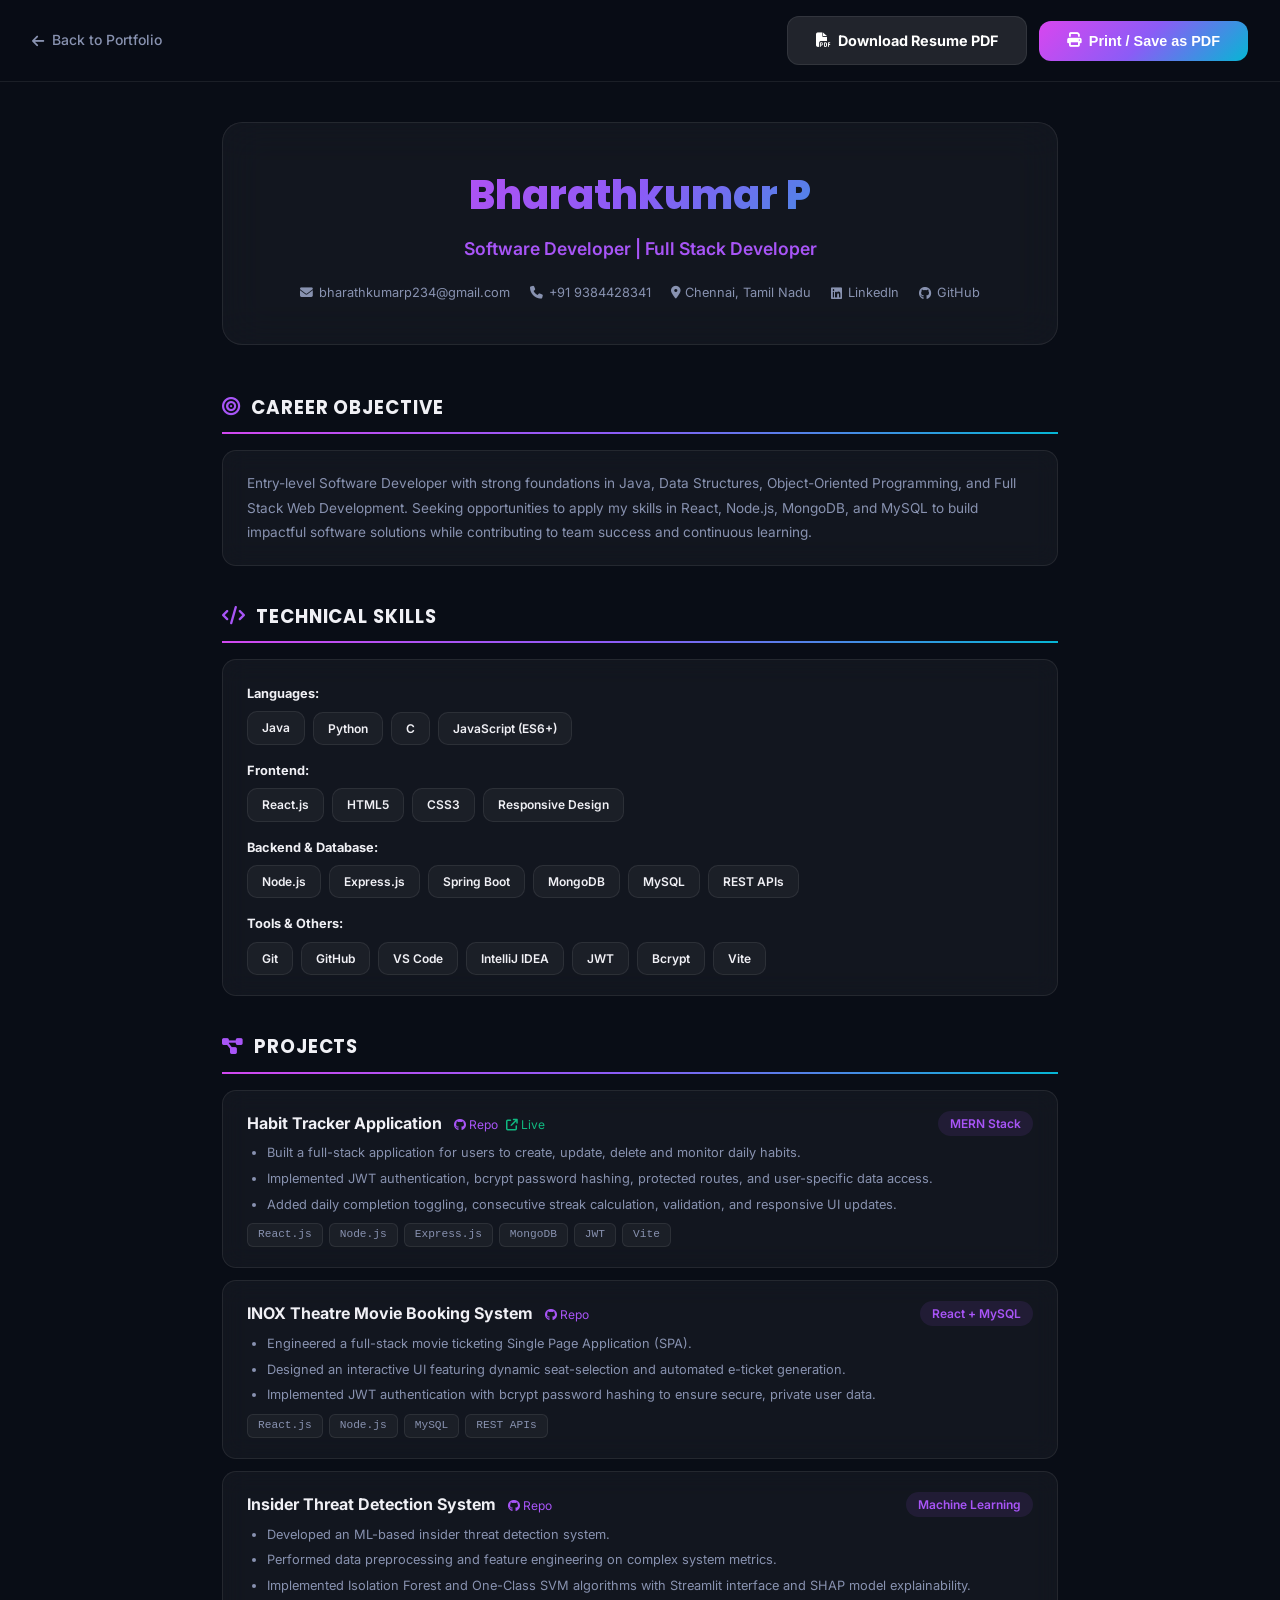
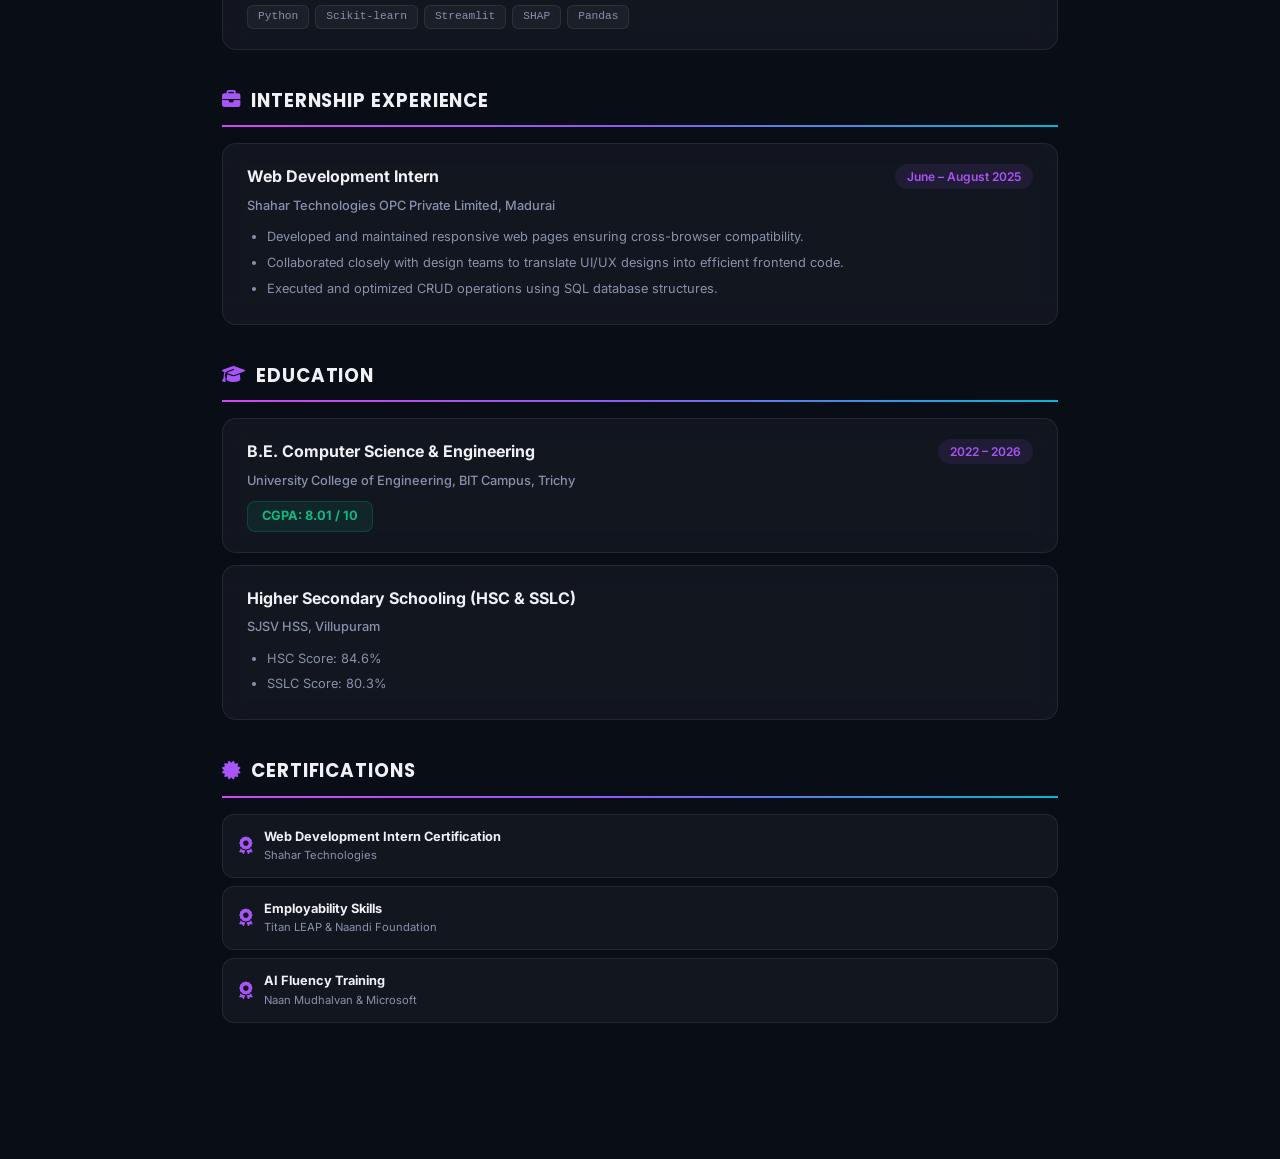
<file: resume.html>
<!DOCTYPE html>
<html lang="en">
<head>
    <meta charset="UTF-8">
    <meta name="viewport" content="width=device-width, initial-scale=1.0">
    <title>Resume — Bharathkumar P | Software Developer</title>
    <meta name="description" content="Resume of Bharathkumar P — Computer Science graduate, Full Stack Developer.">
    <link href="https://fonts.googleapis.com/css2?family=Inter:wght@300;400;500;600;700;800&family=Poppins:wght@600;700;800&display=swap" rel="stylesheet">
    <link rel="stylesheet" href="https://cdnjs.cloudflare.com/ajax/libs/font-awesome/6.5.1/css/all.min.css">
    <style>
        :root {
            --bg: #090d16;
            --bg-card: rgba(255,255,255,0.04);
            --text: #f0f0f5;
            --muted: #8892b0;
            --accent: #a855f7;
            --cyan: #06b6d4;
            --gradient: linear-gradient(135deg, #d946ef 0%, #8b5cf6 50%, #06b6d4 100%);
            --border: rgba(255,255,255,0.08);
        }

        *, *::before, *::after { box-sizing: border-box; margin: 0; padding: 0; }

        body {
            font-family: 'Inter', sans-serif;
            background: var(--bg);
            color: var(--text);
            line-height: 1.6;
            -webkit-font-smoothing: antialiased;
        }

        .gradient-text {
            background: var(--gradient);
            -webkit-background-clip: text;
            -webkit-text-fill-color: transparent;
            background-clip: text;
        }

        /* Print button bar */
        .print-bar {
            position: sticky;
            top: 0;
            z-index: 100;
            background: rgba(9,13,22,0.95);
            backdrop-filter: blur(16px);
            border-bottom: 1px solid var(--border);
            padding: 16px 32px;
            display: flex;
            justify-content: space-between;
            align-items: center;
        }
        .print-bar .back-link {
            color: var(--muted);
            text-decoration: none;
            font-size: 0.875rem;
            font-weight: 500;
            display: inline-flex;
            align-items: center;
            gap: 8px;
            transition: color 0.2s;
        }
        .print-bar .back-link:hover { color: var(--text); }
        .print-btn {
            background: var(--gradient);
            color: white;
            border: none;
            padding: 12px 28px;
            border-radius: 12px;
            font-weight: 700;
            font-size: 0.9rem;
            cursor: pointer;
            display: inline-flex;
            align-items: center;
            gap: 8px;
            transition: transform 0.2s, box-shadow 0.2s;
        }
        .print-btn:hover {
            transform: translateY(-2px);
            box-shadow: 0 8px 24px rgba(139,92,246,0.3);
        }

        /* Resume container */
        .resume {
            max-width: 900px;
            margin: 40px auto;
            padding: 0 32px 60px;
        }

        /* Header */
        .resume-header {
            text-align: center;
            margin-bottom: 48px;
            padding: 40px;
            background: var(--bg-card);
            border: 1px solid var(--border);
            border-radius: 20px;
            backdrop-filter: blur(20px);
        }
        .resume-header h1 {
            font-family: 'Poppins', sans-serif;
            font-size: 2.5rem;
            font-weight: 800;
            margin-bottom: 8px;
        }
        .resume-header .role {
            font-size: 1.1rem;
            color: var(--accent);
            font-weight: 600;
            margin-bottom: 20px;
        }
        .resume-contacts {
            display: flex;
            flex-wrap: wrap;
            justify-content: center;
            gap: 20px;
            font-size: 0.8rem;
            color: var(--muted);
        }
        .resume-contacts a {
            color: var(--muted);
            text-decoration: none;
            display: inline-flex;
            align-items: center;
            gap: 6px;
            transition: color 0.2s;
        }
        .resume-contacts a:hover { color: var(--accent); }

        /* Section */
        .resume-section {
            margin-bottom: 36px;
        }
        .resume-section-title {
            font-family: 'Poppins', sans-serif;
            font-size: 1.15rem;
            font-weight: 700;
            text-transform: uppercase;
            letter-spacing: 0.05em;
            margin-bottom: 16px;
            padding-bottom: 10px;
            border-bottom: 2px solid;
            border-image: var(--gradient) 1;
            display: flex;
            align-items: center;
            gap: 10px;
        }
        .resume-section-title i { color: var(--accent); }

        /* Card items */
        .resume-item {
            background: var(--bg-card);
            border: 1px solid var(--border);
            border-radius: 14px;
            padding: 20px 24px;
            margin-bottom: 12px;
            backdrop-filter: blur(12px);
        }
        .resume-item-header {
            display: flex;
            justify-content: space-between;
            align-items: flex-start;
            flex-wrap: wrap;
            gap: 8px;
            margin-bottom: 6px;
        }
        .resume-item-header h3 {
            font-size: 1rem;
            font-weight: 700;
        }
        .resume-item-date {
            font-size: 0.75rem;
            font-weight: 600;
            color: var(--accent);
            background: rgba(168,85,247,0.1);
            padding: 3px 12px;
            border-radius: 50px;
            white-space: nowrap;
        }
        .resume-item h4 {
            font-size: 0.8rem;
            color: var(--muted);
            font-weight: 500;
            margin-bottom: 10px;
        }
        .resume-item ul {
            list-style: disc;
            padding-left: 20px;
        }
        .resume-item li {
            font-size: 0.8rem;
            color: var(--muted);
            line-height: 1.7;
            margin-bottom: 4px;
        }
        .resume-item .gpa {
            display: inline-block;
            padding: 4px 14px;
            border-radius: 8px;
            font-size: 0.8rem;
            font-weight: 700;
            background: rgba(16,185,129,0.1);
            color: #10b981;
            border: 1px solid rgba(16,185,129,0.2);
        }

        /* Skills inline */
        .skills-inline {
            display: flex;
            flex-wrap: wrap;
            gap: 8px;
        }
        .skills-inline span {
            padding: 6px 14px;
            border-radius: 10px;
            font-size: 0.75rem;
            font-weight: 600;
            background: var(--bg-card);
            border: 1px solid var(--border);
        }

        /* Tech tags */
        .tech-tags {
            display: flex;
            flex-wrap: wrap;
            gap: 6px;
            margin-top: 8px;
        }
        .tech-tags span {
            padding: 2px 10px;
            border-radius: 6px;
            font-size: 0.7rem;
            font-family: 'Fira Code', monospace;
            background: var(--bg-card);
            border: 1px solid var(--border);
            color: var(--muted);
        }

        .cert-item {
            display: flex;
            align-items: center;
            gap: 12px;
            padding: 12px 16px;
            background: var(--bg-card);
            border: 1px solid var(--border);
            border-radius: 12px;
            margin-bottom: 8px;
        }
        .cert-item i { color: var(--accent); font-size: 1.1rem; }
        .cert-item .cert-title { font-size: 0.8rem; font-weight: 700; }
        .cert-item .cert-issuer { font-size: 0.7rem; color: var(--muted); }

        /* ===== PRINT STYLES ===== */
        @media print {
            @page { margin: 0.5in; size: A4; }

            body {
                background: white !important;
                color: #1a1a2e !important;
                font-size: 11pt;
            }
            .print-bar { display: none !important; }

            .gradient-text {
                -webkit-text-fill-color: #7c3aed !important;
                color: #7c3aed !important;
            }

            .resume { margin: 0; padding: 0; }

            .resume-header, .resume-item, .cert-item {
                background: #f8f9fa !important;
                border-color: #e2e8f0 !important;
                backdrop-filter: none !important;
                -webkit-print-color-adjust: exact;
                print-color-adjust: exact;
            }
            .resume-header {
                padding: 20px;
                margin-bottom: 24px;
            }
            .resume-header h1 { font-size: 1.8rem; }

            .resume-section { margin-bottom: 20px; }
            .resume-section-title {
                font-size: 1rem;
                border-bottom-color: #7c3aed;
                border-image: none;
            }
            .resume-section-title i { color: #7c3aed; }

            .resume-item { padding: 14px 18px; margin-bottom: 8px; }
            .resume-item-date {
                background: #f3e8ff !important;
                color: #7c3aed !important;
                -webkit-print-color-adjust: exact;
                print-color-adjust: exact;
            }
            .resume-item li, .resume-item h4 { color: #4a5568 !important; }

            .skills-inline span, .tech-tags span {
                background: #f3e8ff !important;
                border-color: #e9d5ff !important;
                color: #1a1a2e !important;
                -webkit-print-color-adjust: exact;
                print-color-adjust: exact;
            }
            .resume-contacts a { color: #4a5568 !important; }
        }

        /* Responsive */
        @media (max-width: 640px) {
            .resume { padding: 0 16px 40px; }
            .resume-header { padding: 24px 16px; }
            .resume-header h1 { font-size: 1.8rem; }
            .resume-contacts { gap: 12px; font-size: 0.75rem; }
            .print-bar { padding: 12px 16px; flex-direction: column; gap: 12px; }
        }
    </style>
</head>
<body>

    <!-- Print Bar -->
    <div class="print-bar">
        <a href="index.html" class="back-link">
            <i class="fa-solid fa-arrow-left"></i> Back to Portfolio
        </a>
        <div style="display: flex; gap: 12px; align-items: center;">
            <a href="Bharathkumar_P_Resume.pdf" download="Bharathkumar_P_Resume.pdf" class="print-btn" style="text-decoration: none; background: rgba(255,255,255,0.1); border: 1px solid var(--border);">
                <i class="fa-solid fa-file-pdf"></i> Download Resume PDF
            </a>
            <button class="print-btn" onclick="window.print()">
                <i class="fa-solid fa-print"></i> Print / Save as PDF
            </button>
        </div>
    </div>

    <div class="resume">
        <!-- Header -->
        <div class="resume-header">
            <h1 class="gradient-text">Bharathkumar P</h1>
            <div class="role">Software Developer | Full Stack Developer</div>
            <div class="resume-contacts">
                <a href="mailto:bharathkumarp234@gmail.com"><i class="fa-solid fa-envelope"></i> bharathkumarp234@gmail.com</a>
                <a href="tel:+919384428341"><i class="fa-solid fa-phone"></i> +91 9384428341</a>
                <span><i class="fa-solid fa-location-dot"></i> Chennai, Tamil Nadu</span>
                <a href="https://linkedin.com/in/bharath-kumar-p-1548b025b" target="_blank"><i class="fa-brands fa-linkedin"></i> LinkedIn</a>
                <a href="https://github.com/BHARATHKUMAR011" target="_blank"><i class="fa-brands fa-github"></i> GitHub</a>
            </div>
        </div>

        <!-- Objective -->
        <div class="resume-section">
            <div class="resume-section-title"><i class="fa-solid fa-bullseye"></i> Career Objective</div>
            <div class="resume-item">
                <p style="font-size: 0.85rem; color: var(--muted); line-height: 1.8;">
                    Entry-level Software Developer with strong foundations in Java, Data Structures, Object-Oriented Programming, and Full Stack Web Development. Seeking opportunities to apply my skills in React, Node.js, MongoDB, and MySQL to build impactful software solutions while contributing to team success and continuous learning.
                </p>
            </div>
        </div>

        <!-- Technical Skills -->
        <div class="resume-section">
            <div class="resume-section-title"><i class="fa-solid fa-code"></i> Technical Skills</div>
            <div class="resume-item">
                <div style="margin-bottom: 12px;">
                    <strong style="font-size: 0.8rem;">Languages:</strong>
                    <div class="skills-inline" style="margin-top: 6px;">
                        <span>Java</span><span>Python</span><span>C</span><span>JavaScript (ES6+)</span>
                    </div>
                </div>
                <div style="margin-bottom: 12px;">
                    <strong style="font-size: 0.8rem;">Frontend:</strong>
                    <div class="skills-inline" style="margin-top: 6px;">
                        <span>React.js</span><span>HTML5</span><span>CSS3</span><span>Responsive Design</span>
                    </div>
                </div>
                <div style="margin-bottom: 12px;">
                    <strong style="font-size: 0.8rem;">Backend & Database:</strong>
                    <div class="skills-inline" style="margin-top: 6px;">
                        <span>Node.js</span><span>Express.js</span><span>Spring Boot</span><span>MongoDB</span><span>MySQL</span><span>REST APIs</span>
                    </div>
                </div>
                <div>
                    <strong style="font-size: 0.8rem;">Tools & Others:</strong>
                    <div class="skills-inline" style="margin-top: 6px;">
                        <span>Git</span><span>GitHub</span><span>VS Code</span><span>IntelliJ IDEA</span><span>JWT</span><span>Bcrypt</span><span>Vite</span>
                    </div>
                </div>
            </div>
        </div>

        <!-- Projects -->
        <div class="resume-section">
            <div class="resume-section-title"><i class="fa-solid fa-diagram-project"></i> Projects</div>

            <div class="resume-item">
                <div class="resume-item-header">
                    <h3>Habit Tracker Application <a href="https://github.com/BHARATHKUMAR011/Habit-Tracker" target="_blank" style="font-size:0.75rem; font-weight:normal; margin-left:8px; color:var(--accent); text-decoration:none;"><i class="fa-brands fa-github"></i> Repo</a> <a href="https://habit-tracker-smoky-theta.vercel.app/" target="_blank" style="font-size:0.75rem; font-weight:normal; margin-left:4px; color:#10b981; text-decoration:none;"><i class="fa-solid fa-arrow-up-right-from-square"></i> Live</a></h3>
                    <span class="resume-item-date">MERN Stack</span>
                </div>
                <ul>
                    <li>Built a full-stack application for users to create, update, delete and monitor daily habits.</li>
                    <li>Implemented JWT authentication, bcrypt password hashing, protected routes, and user-specific data access.</li>
                    <li>Added daily completion toggling, consecutive streak calculation, validation, and responsive UI updates.</li>
                </ul>
                <div class="tech-tags">
                    <span>React.js</span><span>Node.js</span><span>Express.js</span><span>MongoDB</span><span>JWT</span><span>Vite</span>
                </div>
            </div>

            <div class="resume-item">
                <div class="resume-item-header">
                    <h3>INOX Theatre Movie Booking System <a href="https://github.com/BHARATHKUMAR011/INOX-Theatre-Movie-Booking-System" target="_blank" style="font-size:0.75rem; font-weight:normal; margin-left:8px; color:var(--accent); text-decoration:none;"><i class="fa-brands fa-github"></i> Repo</a></h3>
                    <span class="resume-item-date">React + MySQL</span>
                </div>
                <ul>
                    <li>Engineered a full-stack movie ticketing Single Page Application (SPA).</li>
                    <li>Designed an interactive UI featuring dynamic seat-selection and automated e-ticket generation.</li>
                    <li>Implemented JWT authentication with bcrypt password hashing to ensure secure, private user data.</li>
                </ul>
                <div class="tech-tags">
                    <span>React.js</span><span>Node.js</span><span>MySQL</span><span>REST APIs</span>
                </div>
            </div>

            <div class="resume-item">
                <div class="resume-item-header">
                    <h3>Insider Threat Detection System <a href="https://github.com/BHARATHKUMAR011/AI-Powered-Insider-Threat-Detection-System" target="_blank" style="font-size:0.75rem; font-weight:normal; margin-left:8px; color:var(--accent); text-decoration:none;"><i class="fa-brands fa-github"></i> Repo</a></h3>
                    <span class="resume-item-date">Machine Learning</span>
                </div>
                <ul>
                    <li>Developed an ML-based insider threat detection system.</li>
                    <li>Performed data preprocessing and feature engineering on complex system metrics.</li>
                    <li>Implemented Isolation Forest and One-Class SVM algorithms with Streamlit interface and SHAP model explainability.</li>
                </ul>
                <div class="tech-tags">
                    <span>Python</span><span>Scikit-learn</span><span>Streamlit</span><span>SHAP</span><span>Pandas</span>
                </div>
            </div>
        </div>

        <!-- Experience -->
        <div class="resume-section">
            <div class="resume-section-title"><i class="fa-solid fa-briefcase"></i> Internship Experience</div>
            <div class="resume-item">
                <div class="resume-item-header">
                    <h3>Web Development Intern</h3>
                    <span class="resume-item-date">June – August 2025</span>
                </div>
                <h4>Shahar Technologies OPC Private Limited, Madurai</h4>
                <ul>
                    <li>Developed and maintained responsive web pages ensuring cross-browser compatibility.</li>
                    <li>Collaborated closely with design teams to translate UI/UX designs into efficient frontend code.</li>
                    <li>Executed and optimized CRUD operations using SQL database structures.</li>
                </ul>
            </div>
        </div>

        <!-- Education -->
        <div class="resume-section">
            <div class="resume-section-title"><i class="fa-solid fa-graduation-cap"></i> Education</div>
            <div class="resume-item">
                <div class="resume-item-header">
                    <h3>B.E. Computer Science & Engineering</h3>
                    <span class="resume-item-date">2022 – 2026</span>
                </div>
                <h4>University College of Engineering, BIT Campus, Trichy</h4>
                <span class="gpa">CGPA: 8.01 / 10</span>
            </div>
            <div class="resume-item">
                <div class="resume-item-header">
                    <h3>Higher Secondary Schooling (HSC & SSLC)</h3>
                </div>
                <h4>SJSV HSS, Villupuram</h4>
                <ul>
                    <li>HSC Score: 84.6%</li>
                    <li>SSLC Score: 80.3%</li>
                </ul>
            </div>
        </div>

        <!-- Certifications -->
        <div class="resume-section">
            <div class="resume-section-title"><i class="fa-solid fa-certificate"></i> Certifications</div>
            <div class="cert-item">
                <i class="fa-solid fa-award"></i>
                <div>
                    <div class="cert-title">Web Development Intern Certification</div>
                    <div class="cert-issuer">Shahar Technologies</div>
                </div>
            </div>
            <div class="cert-item">
                <i class="fa-solid fa-award"></i>
                <div>
                    <div class="cert-title">Employability Skills</div>
                    <div class="cert-issuer">Titan LEAP & Naandi Foundation</div>
                </div>
            </div>
            <div class="cert-item">
                <i class="fa-solid fa-award"></i>
                <div>
                    <div class="cert-title">AI Fluency Training</div>
                    <div class="cert-issuer">Naan Mudhalvan & Microsoft</div>
                </div>
            </div>
        </div>
    </div>

</body>
</html>
</file>
